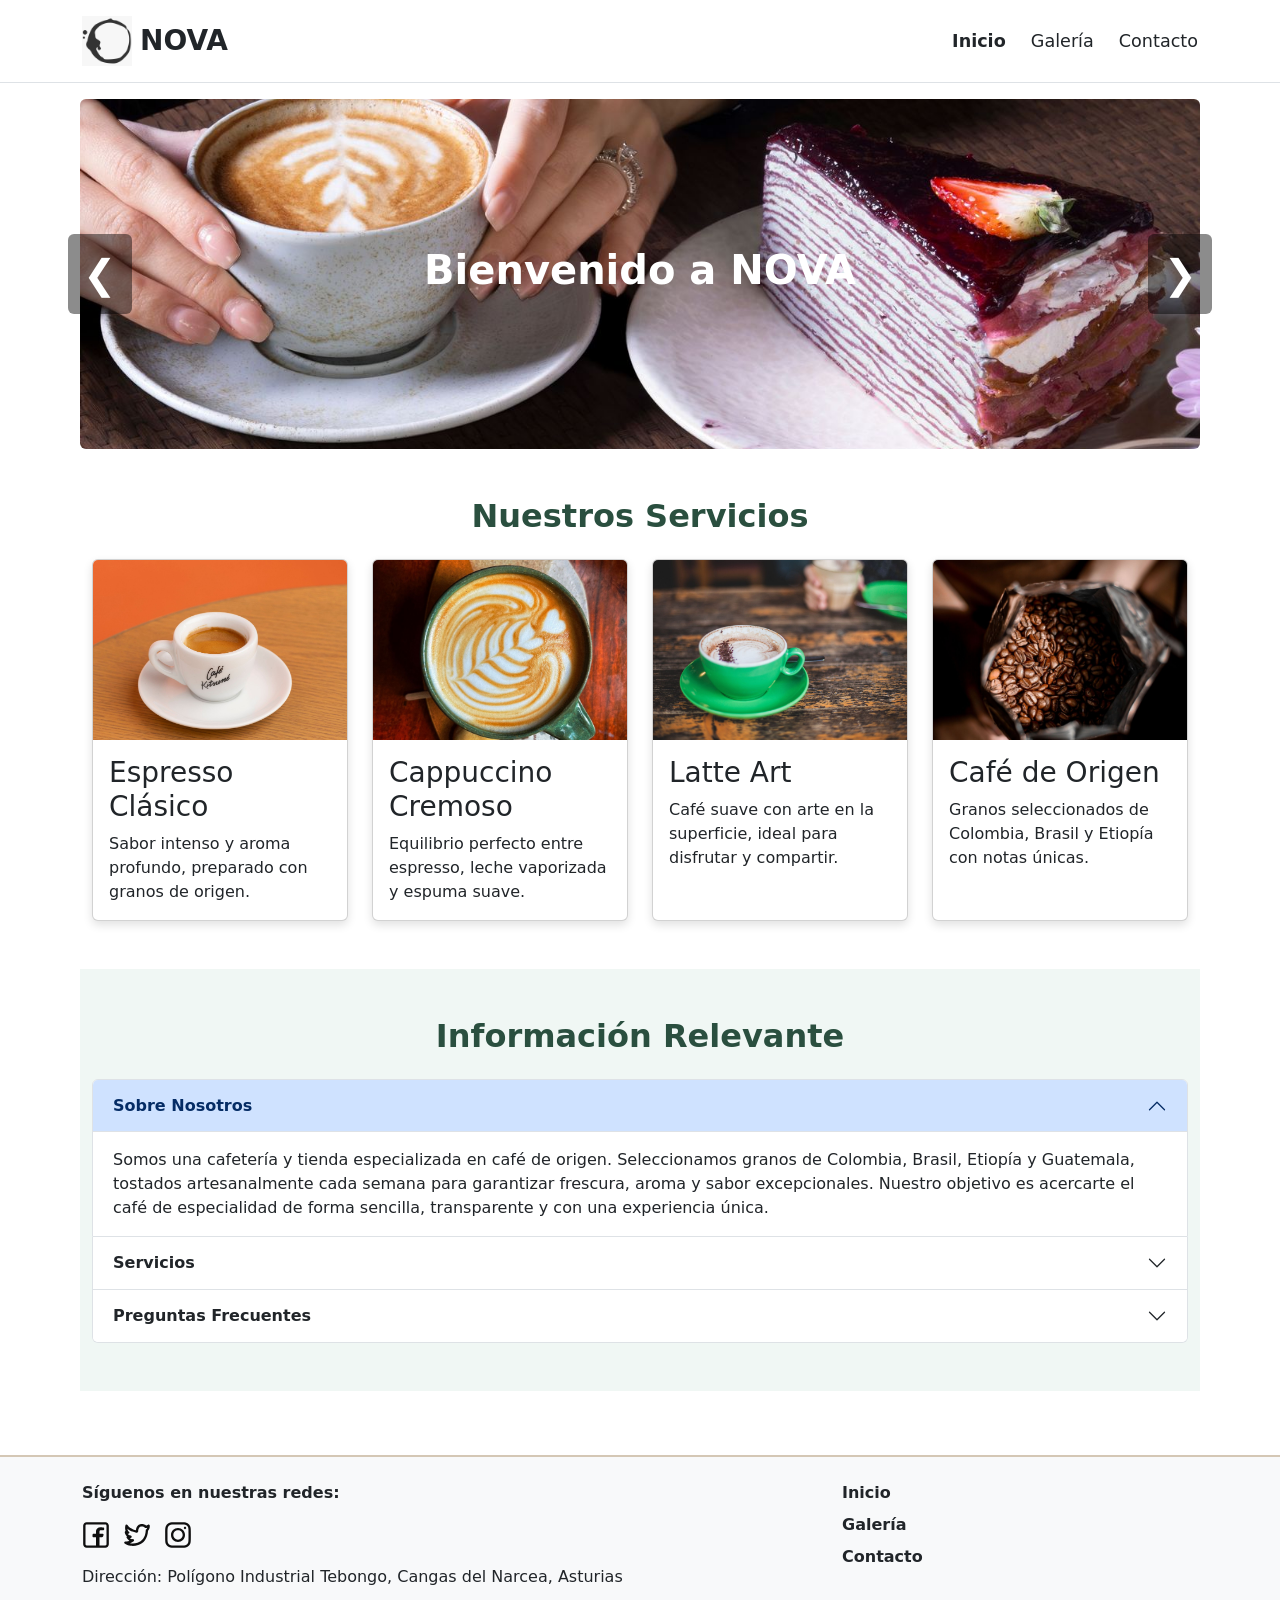
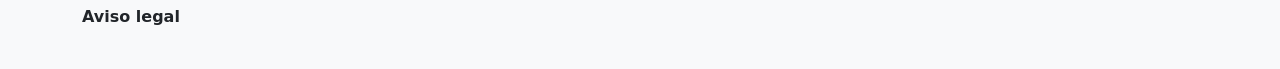
<file: index.html>
<!DOCTYPE html>
<html lang="es">
<head>
    <meta charset="UTF-8">
    <meta name="viewport" content="width=device-width, initial-scale=1.0">
    <title>NOVA</title>
    <link rel="stylesheet" href="./css/styles.css">
    <link href="https://cdn.jsdelivr.net/npm/bootstrap@5.3.2/dist/css/bootstrap.min.css" rel="stylesheet">
    <link rel="icon" type="image/png" href="./assets/favicon/favicon-96x96.png" sizes="96x96">
    <link rel="icon" type="image/svg+xml" href="./assets/favicon/favicon.svg">
    <link rel="shortcut icon" href="./assets/favicon/favicon.ico">
    <link rel="apple-touch-icon" sizes="180x180" href="./assets/favicon/apple-touch-icon.png">
    <meta name="apple-mobile-web-app-title" content="NOVA">
    <link rel="manifest" href="./assets/favicon/site.webmanifest">
</head>
<body>
    <header class="container-fluid py-3 border-bottom">
        <div class="container">

            <div class="row align-items-center">

                <!-- LOGO (derecha en móvil, izquierda en escritorio) -->
                <div class="col-6 d-flex justify-content-end justify-content-md-start align-items-center order-2 order-md-1">
                    <a href="index.html" class="d-flex align-items-center text-decoration-none text-dark">
                        <img src="./assets/imagenes/icono/nova.jpeg" alt="Cafeteria NOVA" class="me-2" style="height:50px;">
                        <span class="fs-3 fw-bold text-dark">NOVA</span>
                    </a>
                </div>

                <!-- NAV (hamburguesa izquierda en móvil, menú derecha en escritorio) -->
                <div class="col-6 d-flex justify-content-start justify-content-md-end align-items-center order-1 order-md-2">

                    <!-- Botón hamburguesa -->
                    <button id="menu-btn" class="menu-btn d-md-none">
                        <span class="hamburger"></span>
                    </button>

                    <!-- Menú normal en escritorio -->
                    <ul class="barNav-links d-none d-md-flex list-unstyled mb-0 ms-md-4">
                        <li class="my-2 my-md-0">
                            <a href="#" class="text-decoration-none fw-bold text-center d-block d-md-inline text-dark">Inicio</a>
                        </li>
                        <li class="my-2 my-md-0">
                            <a href="views/galeria.html" class="text-decoration-none text-center d-block d-md-inline text-dark">Galería</a>
                        </li>
                        <li class="my-2 my-md-0">
                            <a href="views/contacto.html" class="text-decoration-none text-center d-block d-md-inline text-dark">Contacto</a>
                        </li>
                    </ul>

                </div>

            </div>

        </div>
    </header>

    <main id="contenido-principal" class="container py-3">
        <!-- HERO / CARRUSEL -->
        <section id="hero" class="position-relative div-int-1 d-none d-md-block" data-carousel="carrusel1">
            <div class="row">
                <div class="col-12 position-relative">
                    <!-- Primera imagen fija del carrusel -->
                    <img 
                        id="hero-img"
                        src="assets/imagenes/carrusel/carrusel1_1.jpg"
                        alt="Café artesanal recién servido con pasteles"
                        class="img-fluid w-100 rounded"
                        style="height: 350px; object-fit: cover;"
                        width="4160" height="5536"
                    >
                    <button class="carrusel-btn prev-btn position-absolute top-50 start-0 translate-middle-y">
                        &#10094;
                    </button>

                    <button class="carrusel-btn next-btn position-absolute top-50 end-0 translate-middle-y">
                        &#10095;
                    </button>

                    <div class="tarjeta-bienvenida position-absolute top-50 start-50 translate-middle text-center">
                        <h1 class="fw-bold text-white">Bienvenido a NOVA</h1>
                    </div>

                </div>
            </div>
        </section>
        <!-- PRESENTACIÓN SOLO EN MÓVIL -->
        <section class="d-block d-md-none py-4">
            <div class="container text-center">
                <h2 class="fw-bold mb-3">Bienvenido a NOVA</h2>
                <p class="text-muted">
                    Descubre nuestra pasión por el café de especialidad. En NOVA seleccionamos granos de origen,
                    tostados artesanalmente, para ofrecerte una experiencia única en cada taza.
                </p>
            </div>
        </section>


        <section id="servicios" class="py-5">
            <div class="container">

                <h2 class="text-center mb-4">Nuestros Servicios</h2>

                <div class="row row-cols-1 row-cols-md-2 row-cols-lg-4 g-4">

                    <!-- Card 1 -->
                    <div class="col">
                        <div class="card h-100">
                            <img src="assets/imagenes/cards/card1.jpg" class="card-img-top" alt="taza de cafe blanca sobre mesa con fondo naranja" width="3648" height="2429">
                            <div class="card-body">
                                <h3 class="card-title">Espresso Clásico</h3>
                                <p class="card-text">Sabor intenso y aroma profundo, preparado con granos de origen.</p>
                            </div>
                        </div>
                    </div>

                    <!-- Card 2 -->
                    <div class="col">
                        <div class="card h-100">
                            <img src="assets/imagenes/cards/card2.jpg" class="card-img-top" alt="Foto cenital de taza de café con dibujo de una hoja" width="3024" height="4032">
                            <div class="card-body">
                                <h3 class="card-title">Cappuccino Cremoso</h3>
                                <p class="card-text">Equilibrio perfecto entre espresso, leche vaporizada y espuma suave.</p>
                            </div>
                        </div>
                    </div>

                    <!-- Card 3 -->
                    <div class="col">
                        <div class="card h-100">
                            <img src="assets/imagenes/cards/card3.jpg" class="card-img-top" alt="Taza de café verde" width="5488" height="3659">
                            <div class="card-body">
                                <h3 class="card-title">Latte Art</h3>
                                <p class="card-text">Café suave con arte en la superficie, ideal para disfrutar y compartir.</p>
                            </div>
                        </div>
                    </div>

                    <!-- Card 4 -->
                    <div class="col">
                        <div class="card h-100">
                            <img src="assets/imagenes/cards/card4.jpg" class="card-img-top" alt="Foto cenital a una bolsa de café tostado abierta" width="2912" height="4368">
                            <div class="card-body">
                                <h3 class="card-title">Café de Origen</h3>
                                <p class="card-text">Granos seleccionados de Colombia, Brasil y Etiopía con notas únicas.</p>
                            </div>
                        </div>
                    </div>

                </div>
            </div>
        </section>

        <section id="informacion" class="py-5">
            <div class="container">

                <h2 class="text-center mb-4">Información Relevante</h2>

                <div class="accordion" id="accordionIndex">
                    <!-- Item 1 -->
                    <div class="accordion-item">
                        <h2 class="accordion-header" id="headingOne">
                            <button class="accordion-button" type="button" data-bs-toggle="collapse"
                                data-bs-target="#collapseOne" aria-expanded="true" aria-controls="collapseOne">
                                Sobre Nosotros
                            </button>
                        </h2>
                        <div role="region" id="collapseOne" class="accordion-collapse collapse show" aria-labelledby="headingOne" data-bs-parent="#accordionIndex">
                            <div class="accordion-body">
                                Somos una cafetería y tienda especializada en café de origen. Seleccionamos granos de 
                                Colombia, Brasil, Etiopía y Guatemala, tostados artesanalmente cada semana para garantizar 
                                frescura, aroma y sabor excepcionales. Nuestro objetivo es acercarte el café de especialidad 
                                de forma sencilla, transparente y con una experiencia única.
                            </div>
                        </div>
                    </div>
                    <!-- Item 2 -->
                    <div class="accordion-item">
                        <h2 class="accordion-header" id="headingTwo">
                            <button class="accordion-button collapsed" type="button" data-bs-toggle="collapse"
                                data-bs-target="#collapseTwo" aria-expanded="false" aria-controls="collapseTwo">
                                Servicios
                            </button>
                        </h2>
                        <div role="region"   id="collapseTwo" class="accordion-collapse collapse"
                            aria-labelledby="headingTwo" data-bs-parent="#accordionIndex">
                            <div class="accordion-body">
                                Ofrecemos una amplia variedad de servicios relacionados con el mundo del café:
                                <ul>
                                    <li>Venta de café en grano recién tostado.</li>
                                    <li>Preparación de bebidas baristas: espresso, cappuccino, latte art, filtrados.</li>
                                    <li>Suscripción mensual de café a domicilio.</li>
                                    <li>Talleres y cursos para aprender métodos de preparación como V60, Chemex o Aeropress.</li>
                                    <li>Asesoramiento para elegir el café ideal según tus gustos.</li>
                                </ul>
                            </div>
                        </div>
                    </div>
                    <!-- Item 3 -->
                    <div class="accordion-item">
                        <h2 class="accordion-header" id="headingThree">
                            <button class="accordion-button collapsed" type="button" data-bs-toggle="collapse"
                                data-bs-target="#collapseThree" aria-expanded="false" aria-controls="collapseThree">
                                Preguntas Frecuentes
                            </button>
                        </h2>
                        <div role="region" id="collapseThree" class="accordion-collapse collapse"
                            aria-labelledby="headingThree" data-bs-parent="#accordionIndex">
                            <div class="accordion-body">
                                <p class="faq-item">
                                    <span class="pregunta">¿Tenéis opciones sin cafeína?</span>
                                    Sí, disponemos de café descafeinado de origen Colombia, con proceso natural sin químicos.
                                </p>
                                <p class="faq-item">
                                    <span class="pregunta">¿Puedo comprar café molido?</span>
                                    Molinamos el café al momento según el método que utilices: espresso, moka, filtro, etc.
                                </p>
                                <p class="faq-item">
                                    <span class="pregunta">¿Hacéis envíos?</span>
                                    Sí, enviamos a toda España en 24/48h con empaques sellados para conservar el aroma.
                                </p>
                                <p class="faq-item">
                                    <span class="pregunta">¿Tenéis opciones veganas?</span>
                                    Todas nuestras bebidas pueden prepararse con leche de avena, soja o almendra.
                                </p>

                                <p class="faq-item">
                                    <span class="pregunta">¿Puedo reservar talleres?</span>
                                    Sí, desde la sección de contacto puedes solicitar plaza en nuestros cursos baristas.
                                </p>
                            </div>
                        </div>
                    </div>
                </div>

            </div>
        </section>



    </main>
    <footer class="bg-light py-4 mt-5">
        <div class="container">
            <div class="row"> <!-- IMPORTANTE: sin justify-content-between -->
                 <!-- Columna izquierda -->
                    <div class="col-md-6 mb-8 mb-md-0">
                        <p class="fw-bold">Síguenos en nuestras redes:</p>
                            <a href="#" class="me-2"><img src="./assets/imagenes/inconos-rrss/facebook-svgrepo-com.svg" width="28" alt="icono Facebook"></a>
                            <a href="#" class="me-2"><img src="./assets/imagenes/inconos-rrss/twitter-svgrepo-com.svg" width="28" alt="icono Twitter"></a>
                            <a href="#"><img src="./assets/imagenes/inconos-rrss/instagram-svgrepo-com.svg" width="28" alt="icono Instagram"></a>
                            <p class="mt-3">Dirección: Polígono Industrial Tebongo, Cangas del Narcea, Asturias</p>
                        <p><a href="views/aviso-legal.html" class="fw-bold text-decoration-none text-dark">Aviso legal</a></p>
                    </div>

                    <!-- Columna derecha (MOVIDA SOLO ELLA) -->
                    <div class="col-md-4 offset-md-2 text-md-left text-left">
                        <a href="#" class="d-block mb-2 fw-bold text-decoration-none text-dark">Inicio</a>
                        <a href="views/galeria.html" class="d-block mb-2 fw-bold text-decoration-none text-dark">Galería</a>
                        <a href="views/contacto.html" class="d-block fw-bold text-decoration-none text-dark">Contacto</a>
                    </div>
                </div>
            </div>
    </footer>
    <script src="https://cdn.jsdelivr.net/npm/bootstrap@5.3.2/dist/js/bootstrap.bundle.min.js"></script>
    <script src="./js/main.js"></script>
    <script src="./js/hamburguesa.js"></script>
</body>
</html>
</file>
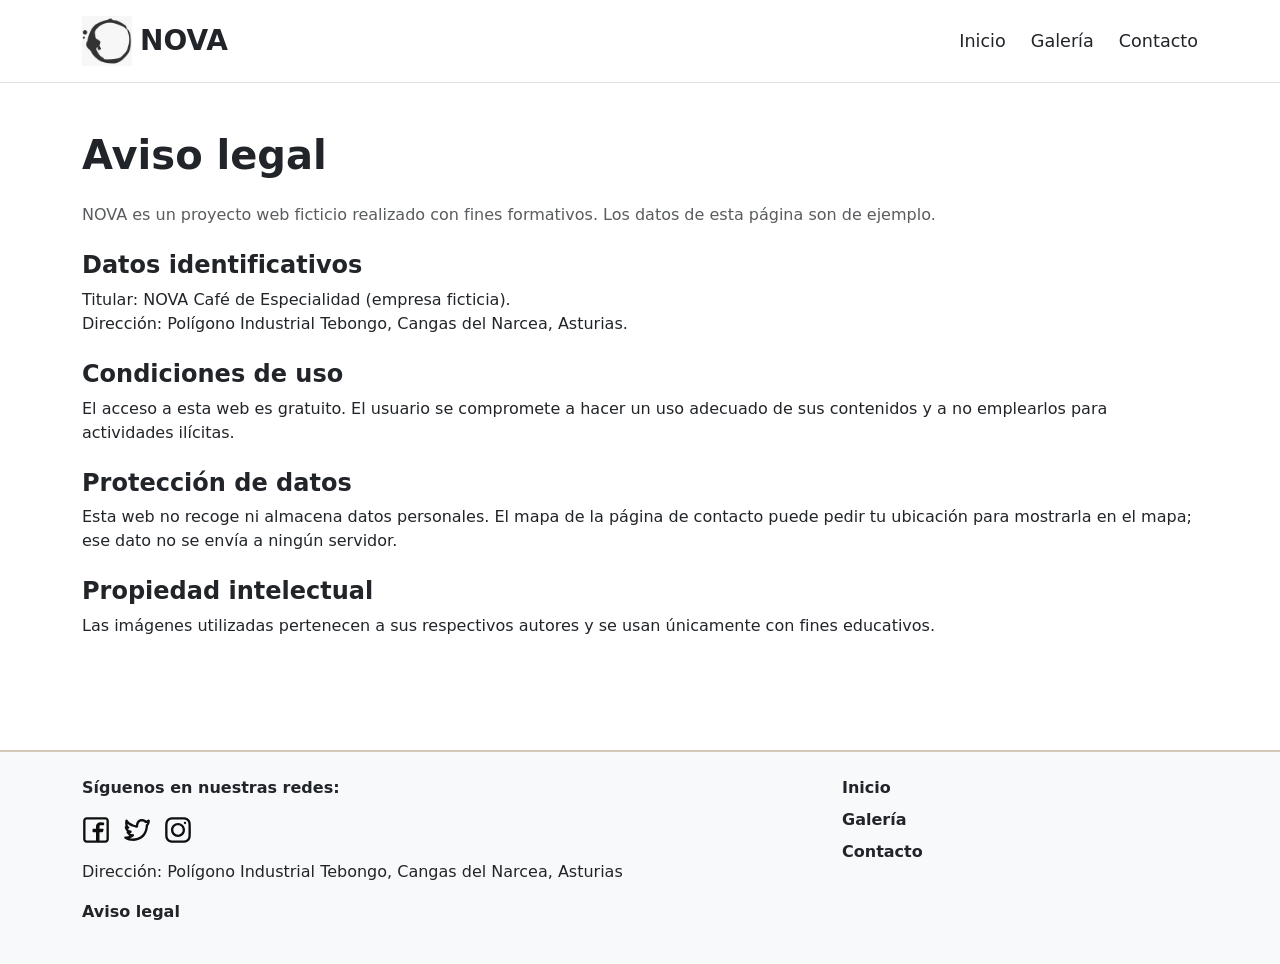
<file: views/aviso-legal.html>
<!DOCTYPE html>
<html lang="es">
<head>
    <meta charset="UTF-8">
    <meta name="viewport" content="width=device-width, initial-scale=1.0">
    <title>Aviso legal · NOVA</title>
    <link rel="stylesheet" href="../css/styles.css">
    <link href="https://cdn.jsdelivr.net/npm/bootstrap@5.3.2/dist/css/bootstrap.min.css" rel="stylesheet">
    <link rel="icon" type="image/png" href="../assets/favicon/favicon-96x96.png" sizes="96x96">
    <link rel="icon" type="image/svg+xml" href="../assets/favicon/favicon.svg">
    <link rel="shortcut icon" href="../assets/favicon/favicon.ico">
    <link rel="apple-touch-icon" sizes="180x180" href="../assets/favicon/apple-touch-icon.png">
    <meta name="apple-mobile-web-app-title" content="NOVA">
    <link rel="manifest" href="../assets/favicon/site.webmanifest">
</head>
<body>
    <header class="container-fluid py-3 border-bottom">
        <div class="container">

            <div class="row align-items-center">

                <!-- LOGO (derecha en móvil, izquierda en escritorio) -->
                <div class="col-6 d-flex justify-content-end justify-content-md-start align-items-center order-2 order-md-1">
                    <a href="../index.html" class="d-flex align-items-center text-decoration-none text-dark">
                        <img src="../assets/imagenes/icono/nova.jpeg" alt="Cafeteria NOVA" class="me-2" style="height:50px;">
                        <span class="fs-3 fw-bold text-dark">NOVA</span>
                    </a>
                </div>

                <!-- NAV (hamburguesa izquierda en móvil, menú derecha en escritorio) -->
                <div class="col-6 d-flex justify-content-start justify-content-md-end align-items-center order-1 order-md-2">

                    <!-- Botón hamburguesa -->
                    <button id="menu-btn" class="menu-btn d-md-none">
                        <span class="hamburger"></span>
                    </button>

                    <!-- Menú normal en escritorio -->
                    <ul class="barNav-links d-none d-md-flex list-unstyled mb-0 ms-md-4">
                        <li class="my-2 my-md-0">
                            <a href="../index.html" class="text-decoration-none text-center d-block d-md-inline text-dark">Inicio</a>
                        </li>
                        <li class="my-2 my-md-0">
                            <a href="galeria.html" class="text-decoration-none text-center d-block d-md-inline text-dark">Galería</a>
                        </li>
                        <li class="my-2 my-md-0">
                            <a href="../views/contacto.html" class="text-decoration-none text-center d-block d-md-inline text-dark">Contacto</a>
                        </li>
                    </ul>
                </div>
            </div>
        </div>
    </header>

    <main class="container py-5">
        <h1 class="fw-bold mb-4">Aviso legal</h1>

        <p class="text-muted">NOVA es un proyecto web ficticio realizado con fines formativos. Los datos de esta página son de ejemplo.</p>

        <h2 class="h4 fw-bold mt-4">Datos identificativos</h2>
        <p>Titular: NOVA Café de Especialidad (empresa ficticia).<br>
           Dirección: Polígono Industrial Tebongo, Cangas del Narcea, Asturias.</p>

        <h2 class="h4 fw-bold mt-4">Condiciones de uso</h2>
        <p>El acceso a esta web es gratuito. El usuario se compromete a hacer un uso adecuado de sus contenidos y a no emplearlos para actividades ilícitas.</p>

        <h2 class="h4 fw-bold mt-4">Protección de datos</h2>
        <p>Esta web no recoge ni almacena datos personales. El mapa de la página de contacto puede pedir tu ubicación para mostrarla en el mapa; ese dato no se envía a ningún servidor.</p>

        <h2 class="h4 fw-bold mt-4">Propiedad intelectual</h2>
        <p>Las imágenes utilizadas pertenecen a sus respectivos autores y se usan únicamente con fines educativos.</p>
    </main>
    <footer class="bg-light py-4 mt-5">
        <div class="container">

            <div class="row"> <!-- IMPORTANTE: sin justify-content-between -->

                <!-- Columna izquierda -->
                <div class="col-md-6 mb-8 mb-md-0">
                    <p class="fw-bold">Síguenos en nuestras redes:</p>

                    <a href="#" class="me-2"><img src="../assets/imagenes/inconos-rrss/facebook-svgrepo-com.svg" width="28" alt="icono Facebook"></a>
                    <a href="#" class="me-2"><img src="../assets/imagenes/inconos-rrss/twitter-svgrepo-com.svg" width="28" alt="icono Twitter"></a>
                    <a href="#"><img src="../assets/imagenes/inconos-rrss/instagram-svgrepo-com.svg" width="28" alt="icono Instagram"></a>

                    <p class="mt-3">Dirección: Polígono Industrial Tebongo, Cangas del Narcea, Asturias</p>
                    <p><a href="aviso-legal.html" class="fw-bold text-decoration-none text-dark">Aviso legal</a></p>
                </div>

                <!-- Columna derecha (MOVIDA SOLO ELLA) -->
                <div class="col-md-4 offset-md-2 text-md-left text-left">
                    <a href="../index.html" class="d-block mb-2 fw-bold text-decoration-none text-dark">Inicio</a>
                    <a href="galeria.html" class="d-block mb-2 fw-bold text-decoration-none text-dark">Galería</a>
                    <a href="contacto.html" class="d-block fw-bold text-decoration-none text-dark">Contacto</a>
                </div>

            </div>

        </div>
    </footer>



    <script src="../js/hamburguesa.js"></script>
</body>    
</html>
</file>
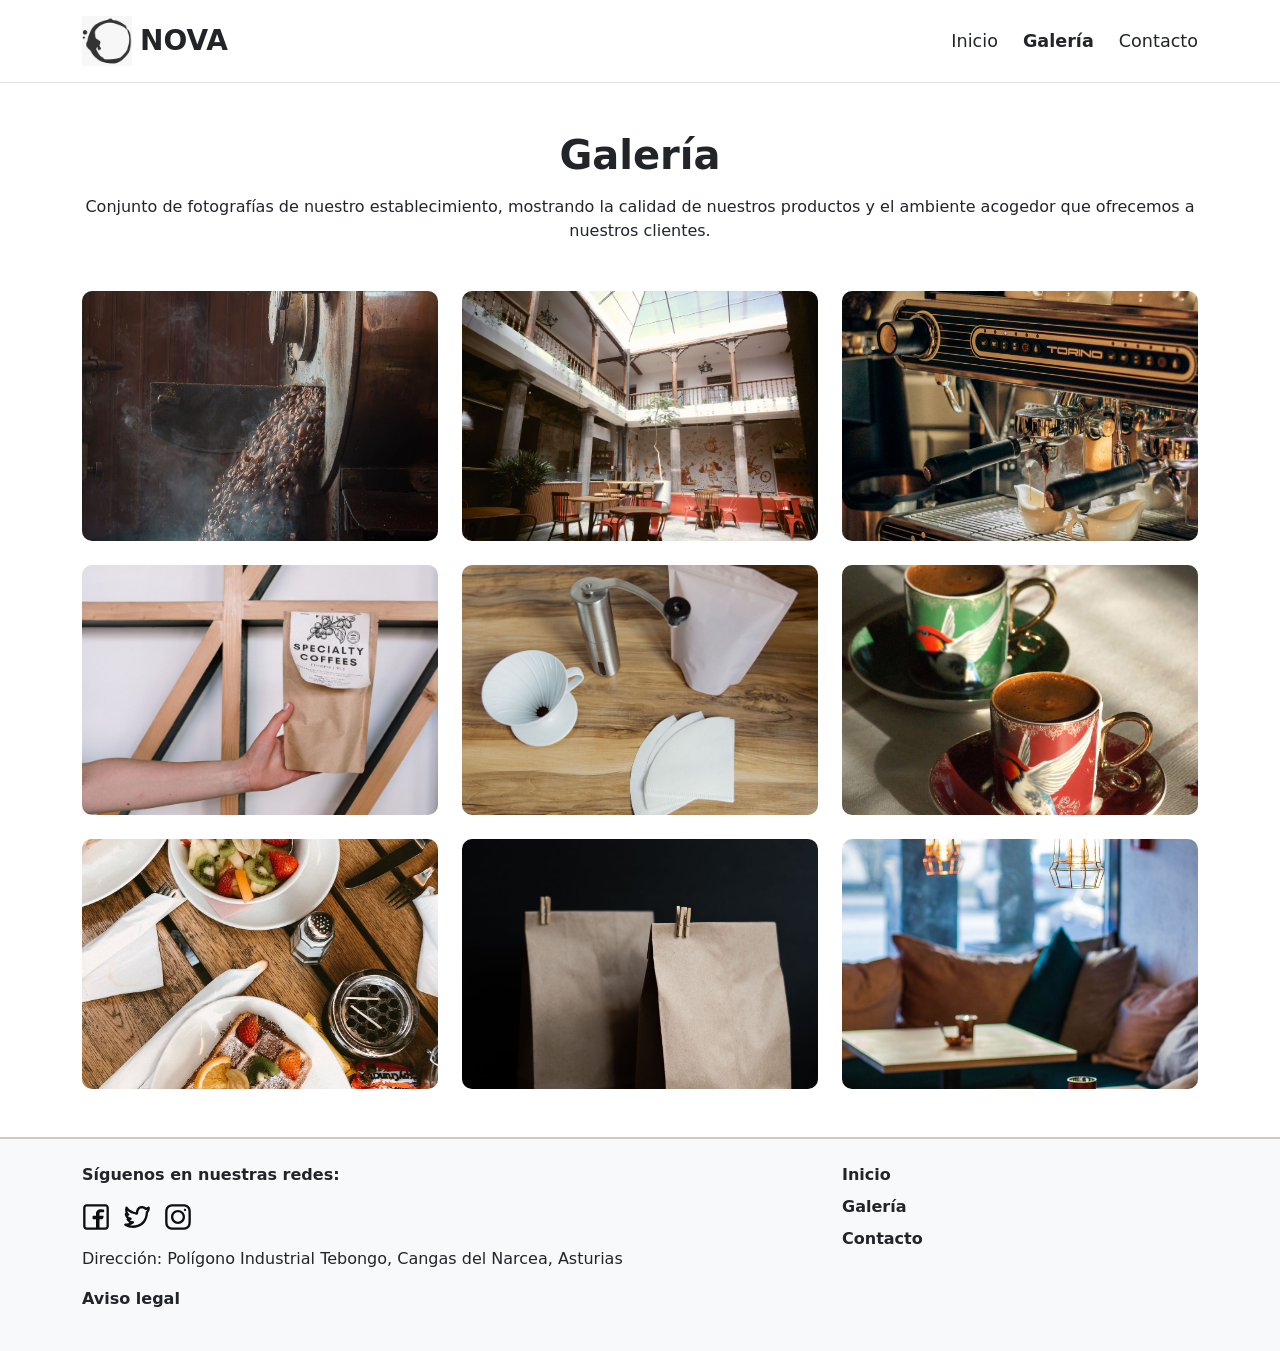
<file: views/galeria.html>
<!DOCTYPE html>
<html lang="es">
<head>
    <meta charset="UTF-8">
    <meta name="viewport" content="width=device-width, initial-scale=1.0">
    <title>NOVA</title>
    <link rel="stylesheet" href="../css/styles.css">
    <link href="https://cdn.jsdelivr.net/npm/bootstrap@5.3.2/dist/css/bootstrap.min.css" rel="stylesheet">
    <link rel="icon" type="image/png" href="../assets/favicon/favicon-96x96.png" sizes="96x96">
    <link rel="icon" type="image/svg+xml" href="../assets/favicon/favicon.svg">
    <link rel="shortcut icon" href="../assets/favicon/favicon.ico">
    <link rel="apple-touch-icon" sizes="180x180" href="../assets/favicon/apple-touch-icon.png">
    <meta name="apple-mobile-web-app-title" content="NOVA">
    <link rel="manifest" href="../assets/favicon/site.webmanifest">
</head>
<body>
    <header class="container-fluid py-3 border-bottom">
        <div class="container">

            <div class="row align-items-center">

                <!-- LOGO (derecha en móvil, izquierda en escritorio) -->
                <div class="col-6 d-flex justify-content-end justify-content-md-start align-items-center order-2 order-md-1">
                    <a href="../index.html" class="d-flex align-items-center text-decoration-none text-dark">
                        <img src="../assets/imagenes/icono/nova.jpeg" alt="Cafeteria NOVA" class="me-2" style="height:50px;">
                        <span class="fs-3 fw-bold text-dark">NOVA</span>
                    </a>
                </div>

                <!-- NAV (hamburguesa izquierda en móvil, menú derecha en escritorio) -->
                <div class="col-6 d-flex justify-content-start justify-content-md-end align-items-center order-1 order-md-2">

                    <!-- Botón hamburguesa -->
                    <button id="menu-btn" class="menu-btn d-md-none">
                        <span class="hamburger"></span>
                    </button>

                    <!-- Menú normal en escritorio -->
                    <ul class="barNav-links d-none d-md-flex list-unstyled mb-0 ms-md-4">
                        <li class="my-2 my-md-0">
                            <a href="../index.html" class="text-decoration-none text-center d-block d-md-inline text-dark">Inicio</a>
                        </li>
                        <li class="my-2 my-md-0">
                            <a href="#" class="text-decoration-none fw-bold text-center d-block d-md-inline text-dark">Galería</a>
                        </li>
                        <li class="my-2 my-md-0">
                            <a href="../views/contacto.html" class="text-decoration-none text-center d-block d-md-inline text-dark">Contacto</a>
                        </li>
                    </ul>
                </div>
            </div>
        </div>
    </header>

    <main>
        <div class="container my-5">

            <!-- Texto introductorio -->
            <h1 class="text-center fw-bold mb-3">Galería</h1>
            <p class="text-center mb-5">
                Conjunto de fotografías de nuestro establecimiento, mostrando la calidad de nuestros productos y el ambiente acogedor que ofrecemos a nuestros clientes.
            </p>

            <div class="row g-4">

                <!-- Imagen 1 -->
                <div class="col-12 col-sm-6 col-md-4">
                    <div class="galeria-item">
                        <img src="../assets/imagenes/galeria/img1.jpg" alt="Tostador de café expulsando las semillas ya tostadas" class="galeria-img" width="1800" height="2700">
                    </div>
                </div>

                <!-- Imagen 2 -->
                <div class="col-12 col-sm-6 col-md-4">
                    <div class="galeria-item">
                        <img src="../assets/imagenes/galeria/img2.jpg" alt="Interior de cafeteria" class="galeria-img" width="4896" height="3672">
                    </div>
                </div>

                <!-- Imagen 3 -->
                <div class="col-12 col-sm-6 col-md-4">
                    <div class="galeria-item">
                        <img src="../assets/imagenes/galeria/img3.jpg" alt="Cafetera expresso" class="galeria-img" width="4000" height="6000">
                    </div>
                </div>

                <!-- Imagen 4 -->
                <div class="col-12 col-sm-6 col-md-4">
                    <div class="galeria-item">
                        <img src="../assets/imagenes/galeria/img4.jpg" alt="Muestra de bolsa de café ya empaquetado" class="galeria-img" width="5547" height="3698">
                    </div>
                </div>

                <!-- Imagen 5 -->
                <div class="col-12 col-sm-6 col-md-4">
                    <div class="galeria-item">
                        <img src="../assets/imagenes/galeria/img5.jpg" alt="Molinillo manual y filtros de papel para cafetera" class="galeria-img" width="3500" height="2333">
                    </div>
                </div>

                <!-- Imagen 6 -->
                <div class="col-12 col-sm-6 col-md-4">
                    <div class="galeria-item">
                        <img src="../assets/imagenes/galeria/img6.jpg" alt="Dos tazas de café" class="galeria-img" width="2576" height="4592">
                    </div>
                </div>

                <!-- Imagen 7 -->
                <div class="col-12 col-sm-6 col-md-4">
                    <div class="galeria-item">
                        <img src="../assets/imagenes/galeria/img7.jpg" alt="Mesa con brunch" class="galeria-img" width="2268" height="4032">
                    </div>
                </div>

                <!-- Imagen 8 -->
                <div class="col-12 col-sm-6 col-md-4">
                    <div class="galeria-item">
                        <img src="../assets/imagenes/galeria/img8.jpg" alt="Dos bolsas de carton con dos pinzas cerrandolas a cada una" class="galeria-img" width="4000" height="6000">
                    </div>
                </div>

                <!-- Imagen 9 -->
                <div class="col-12 col-sm-6 col-md-4">
                    <div class="galeria-item">
                        <img src="../assets/imagenes/galeria/img9.jpg" alt="interior de cafeteria" class="galeria-img" width="3939" height="5908">
                    </div>
                </div>

            </div>

        </div>
    </main>
    <footer class="bg-light py-4 mt-5">
        <div class="container">

            <div class="row"> <!-- IMPORTANTE: sin justify-content-between -->

                <!-- Columna izquierda -->
                <div class="col-md-6 mb-8 mb-md-0">
                    <p class="fw-bold">Síguenos en nuestras redes:</p>

                    <a href="#" class="me-2"><img src="../assets/imagenes/inconos-rrss/facebook-svgrepo-com.svg" width="28" alt="icono Facebook"></a>
                    <a href="#" class="me-2"><img src="../assets/imagenes/inconos-rrss/twitter-svgrepo-com.svg" width="28" alt="icono Twitter"></a>
                    <a href="#"><img src="../assets/imagenes/inconos-rrss/instagram-svgrepo-com.svg" width="28" alt="icono Instagram"></a>

                    <p class="mt-3">Dirección: Polígono Industrial Tebongo, Cangas del Narcea, Asturias</p>
                    <p><a href="aviso-legal.html" class="fw-bold text-decoration-none text-dark">Aviso legal</a></p>
                </div>

                <!-- Columna derecha (MOVIDA SOLO ELLA) -->
                <div class="col-md-4 offset-md-2 text-md-left text-left">
                    <a href="../index.html" class="d-block mb-2 fw-bold text-decoration-none text-dark">Inicio</a>
                    <a href="#" class="d-block mb-2 fw-bold text-decoration-none text-dark">Galería</a>
                    <a href="contacto.html" class="d-block fw-bold text-decoration-none text-dark">Contacto</a>
                </div>

            </div>

        </div>
    </footer>



    <script src="../js/hamburguesa.js"></script>
</body>    
</html>
</file>
<file: css/styles.css>
/* ----------------------------------------------------------
   RESET BÁSICO DE ESTILOS
---------------------------------------------------------- */
* {
    margin: 0;
    padding: 0;
    box-sizing: border-box;
}

body {
    font-family: "Segoe UI", Arial, sans-serif;
    background-color: #f5f5f5;
    color: #222;
}
#contenido-principal {
    max-width: 1200px;
    margin: 0 auto;
    padding: 0 40px;
}
/* ----------------------------------------------------------
   HEADER
---------------------------------------------------------- */
header {
    display: flex;
    justify-content: space-between;
    align-items: center;
    padding: 5px 20px;
    background-color: #ffffff;
    border-bottom: 2px solid #ddd;
    position: sticky;
    top: 0;
    z-index: 1000;
}

/* Logo */
.logo {
    display: flex;
    align-items: center;
    gap: 10px;
}

.logo img {
    height: 45px;
    width: auto;
}

.logo .texto a {
    font-size: 1.4rem;
    font-weight: bold;
    color: #2a4f3f;
    text-decoration: none;
}

/* ----------------------------------------------------------
   NAVBAR
---------------------------------------------------------- */
.barNav {
    position: relative;
}

.barNav-links {
    list-style: none;
    display: flex;
    gap: 25px;
}

.barNav-links li a {
    text-decoration: none;
    font-size: 1.1rem;
    color: #333;
    padding: 8px 0;
    transition: color .3s ease;
}

.barNav-links li a:hover {
    color: #2a8f6a;
}

/* Enlace activo */
.enlaceActivo {
    color: #2a8f6a;
    font-weight: bold;
}

/* Líneas decorativas */
.bordeSuperior {
    border-top: 2px solid #2a8f6a;
}

.bordeInferior {
    border-bottom: 2px solid #2a8f6a;
}

/* Botón hamburguesa */
.menu-btn {
    background: none;
    border: none;
    cursor: pointer;
    display: none; 
    padding: 10px;
    position: relative;
    z-index: 1001;
}

/* Las tres líneas */
.hamburger,
.hamburger::before,
.hamburger::after {
    content: "";
    display: block;
    width: 35px;
    height: 4px;
    background-color: #3a2f2f; 
    border-radius: 4px;
    transition: all .3s ease;
}

.hamburger::before {
    transform: translateY(-10px);
}

.hamburger::after {
    transform: translateY(10px);
}

/* ANIMACIÓN: hamburguesa → X */
.menu-btn.open .hamburger {
    background-color: transparent;
}

.menu-btn.open .hamburger::before {
    transform: rotate(45deg);
}

.menu-btn.open .hamburger::after {
    transform: rotate(-45deg);
}

/* ----------------------------------------------------------
   SECCIÓN HERO (Carrusel hover)
---------------------------------------------------------- */
/*---------------------- HERO ---------------------------*/
.presentacion {
    position: relative;
    width: 100%;
    height: 600px; /* Altura fija */
    overflow: hidden;
}

/* Imagen del carrusel */
#hero-img {
    width: 100%;
    height: 100%;
    object-fit: cover; /* Recorte elegante */
    object-position: center; /* Centrado */
    display: block;
}

/* Tarjeta de bienvenida centrada */
.tarjeta-bienvenida {
    position: absolute;
    top: 50%;
    left: 50%;
    transform: translate(-50%, -50%); /* centra en ambos ejes */
    
    padding: 25px 40px;
    border-radius: 10px;
    text-align: center; /* centra el texto */
}

.tarjeta-bienvenida h2 {
    color: #fff;
    font-weight: bold;
    font-size: 2.4rem;
    letter-spacing: 2px;
}


/* Botones del carrusel */
.carrusel-btn {
    position: absolute;
    top: 50%;
    transform: translateY(-50%);
    background-color: rgba(0,0,0,0.45);
    color: #fff;
    border: none;
    font-size: 2.5rem;
    padding: 10px 15px;
    cursor: pointer;
    z-index: 10;
    border-radius: 6px;
    transition: background-color .3s ease;
}

.carrusel-btn:hover {
    background-color: rgba(0,0,0,0.65);
}

.prev-btn {
    left: 20px;
}

.next-btn {
    right: 20px;
}

/* ----------------------------------------------------------
   SECCIÓN SERVICIOS (Cards)
---------------------------------------------------------- */
#servicios {
    background-color: #ffffff;
}

#servicios h2 {
    color: #2a4f3f;
    font-weight: bold;
}

.card {
    border: none;
    box-shadow: 0 4px 10px rgba(0,0,0,0.12);
    transition: transform .3s ease, box-shadow .3s ease;
}

.card:hover {
    transform: translateY(-5px);
    box-shadow: 0 6px 14px rgba(0,0,0,0.18);
}

.card-img-top {
    height: 180px;
    object-fit: cover;
}

/* ----------------------------------------------------------
   SECCIÓN INFORMACIÓN (Accordion)
---------------------------------------------------------- */
#informacion {
    background-color: #f0f7f4;
}

#informacion h2 {
    color: #2a4f3f;
    font-weight: bold;
}

.accordion-button {
    background-color: #e8f3ed;
    color: #2a4f3f;
    font-weight: bold;
}

.accordion-button:not(.collapsed) {
    background-color: #d4e9df;
    color: #1f3d31;
}

.accordion-body {
    background-color: #ffffff;
}
/* Contenedor de cada pregunta + respuesta */
#informacion .accordion-body .faq-item {
    margin-bottom: 1rem;
    line-height: 1.5;
}

/* Estilo de la pregunta */
#informacion .accordion-body .pregunta {
    display: block;
    font-weight: 600;
    color: #3a2f2f; 
    font-size: 1rem;
    margin-bottom: 0.25rem;
    letter-spacing: 0.5px;
}


/*=----------------------------------------------------------
   SECCIÓN GALERÍA (Grid)   
---------------------------------------------------------- */
.galeria-item {
    overflow: hidden;
    border-radius: 10px;
}

.galeria-item img {
    transition: transform 0.4s ease, filter 0.4s ease;
}

.galeria-item:hover img {
    transform: scale(1.1);
    filter: brightness(80%);
}


.galeria-img {
    width: 100%;
    height: 250px;          
    object-fit: cover;      
    transition: transform 0.4s ease, filter 0.4s ease;
}

.galeria-item:hover .galeria-img {
    transform: scale(1.1);
    filter: brightness(80%);
}

/* ----------------------------------------------------------
   FOOTER 
---------------------------------------------------------- */

footer {
    background-color: #f7f3ef; 
    padding: 40px 60px;
    display: flex;
    justify-content: space-between;
    align-items: flex-start;
    gap: 40px;
    border-top: 2px solid #d4c7b5; 
}

/* Columna izquierda */
footer .col-izq {
    flex: 1;
}

/* Columna derecha */
footer .col-der {
    flex: 1;
    text-align: center;
}

/* Redes sociales */
#redes-sociales p {
    font-weight: 600;
    color: #3a2f2f;
    margin-bottom: 10px;
}

#redes-sociales img {
    width: 28px;
    height: 28px;
    margin: 0 6px;
    vertical-align: middle;
}

/* Dirección */
#direccion p {
    margin-top: 20px;
    color: #5a4a4a;
}

/* Aviso legal */
#aviso-legal a {
    color: #3a2f2f;
    font-weight: 600;
    text-decoration: none;
}

#aviso-legal a:hover {
    text-decoration: underline;
}

/* Links de navegación en el footer */
footer .footer-links a {
    display: block;
    color: #3a2f2f;
    font-weight: 600;
    text-decoration: none;
    margin-bottom: 8px;
}

footer .footer-links a:hover {
    text-decoration: underline;
}




/* Vista móvil */
@media (max-width: 900px) {

    .menu-btn {
        display: block;
    }

    .barNav-links {
        position: absolute;
        top: 70px;
        right: 0;
        background-color: #ffffff;
        flex-direction: column;
        width: 220px;
        padding: 20px;
        border: 1px solid #ddd;
        border-radius: 8px;
        display: none;
        box-shadow: 0 4px 10px rgba(0,0,0,0.15);
        z-index: 1000;
    }

    .barNav-links.show {
        display: flex;
    }

    .barNav-links li a {
        padding: 12px 0;
        font-size: 1.2rem;
        border-bottom: 1px solid #eee;
    }

    .barNav-links li:last-child a {
        border-bottom: none;
    }
    .barNav-links.show {
    display: block ;
    flex-direction: column;
    align-items: center;
}
}


/* Responsive */
@media (max-width: 768px) {
    footer {
        flex-direction: column;
        text-align: center;
        align-items: center; 
    }

    footer .col-izq,
    footer .col-der {
        width: 100%; 
        text-align: center; 
        margin: 0; 
        padding: 0; 
    }

    footer .col-der {
        margin-top: 20px; 
    }

    footer .footer-links a {
        display: block; 
        margin-bottom: 10px;
    }
   
    .barNav-links.show {
        display: flex ;
        flex-direction: column;
        align-items: flex-start; 
        text-align: left;        
        width: 100%;             
        padding-left: 10px;      
    }
}
</file>
